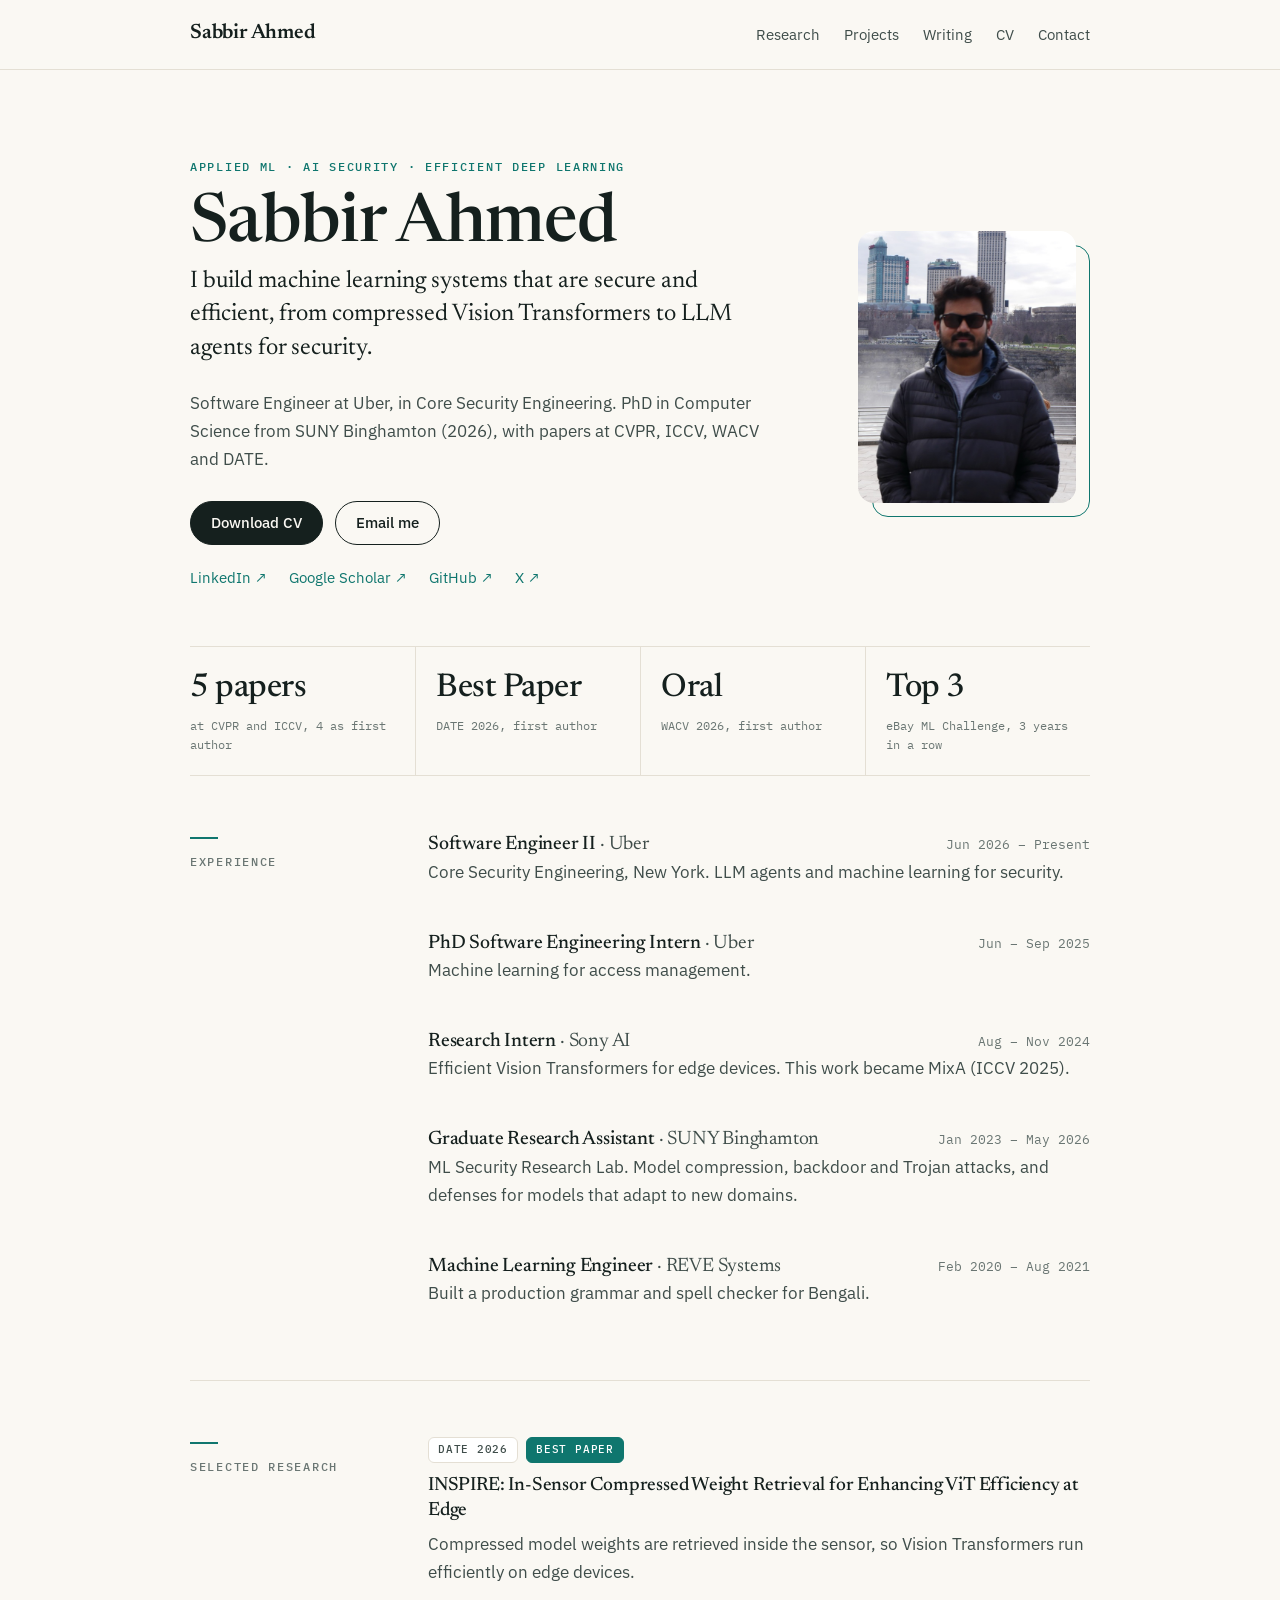
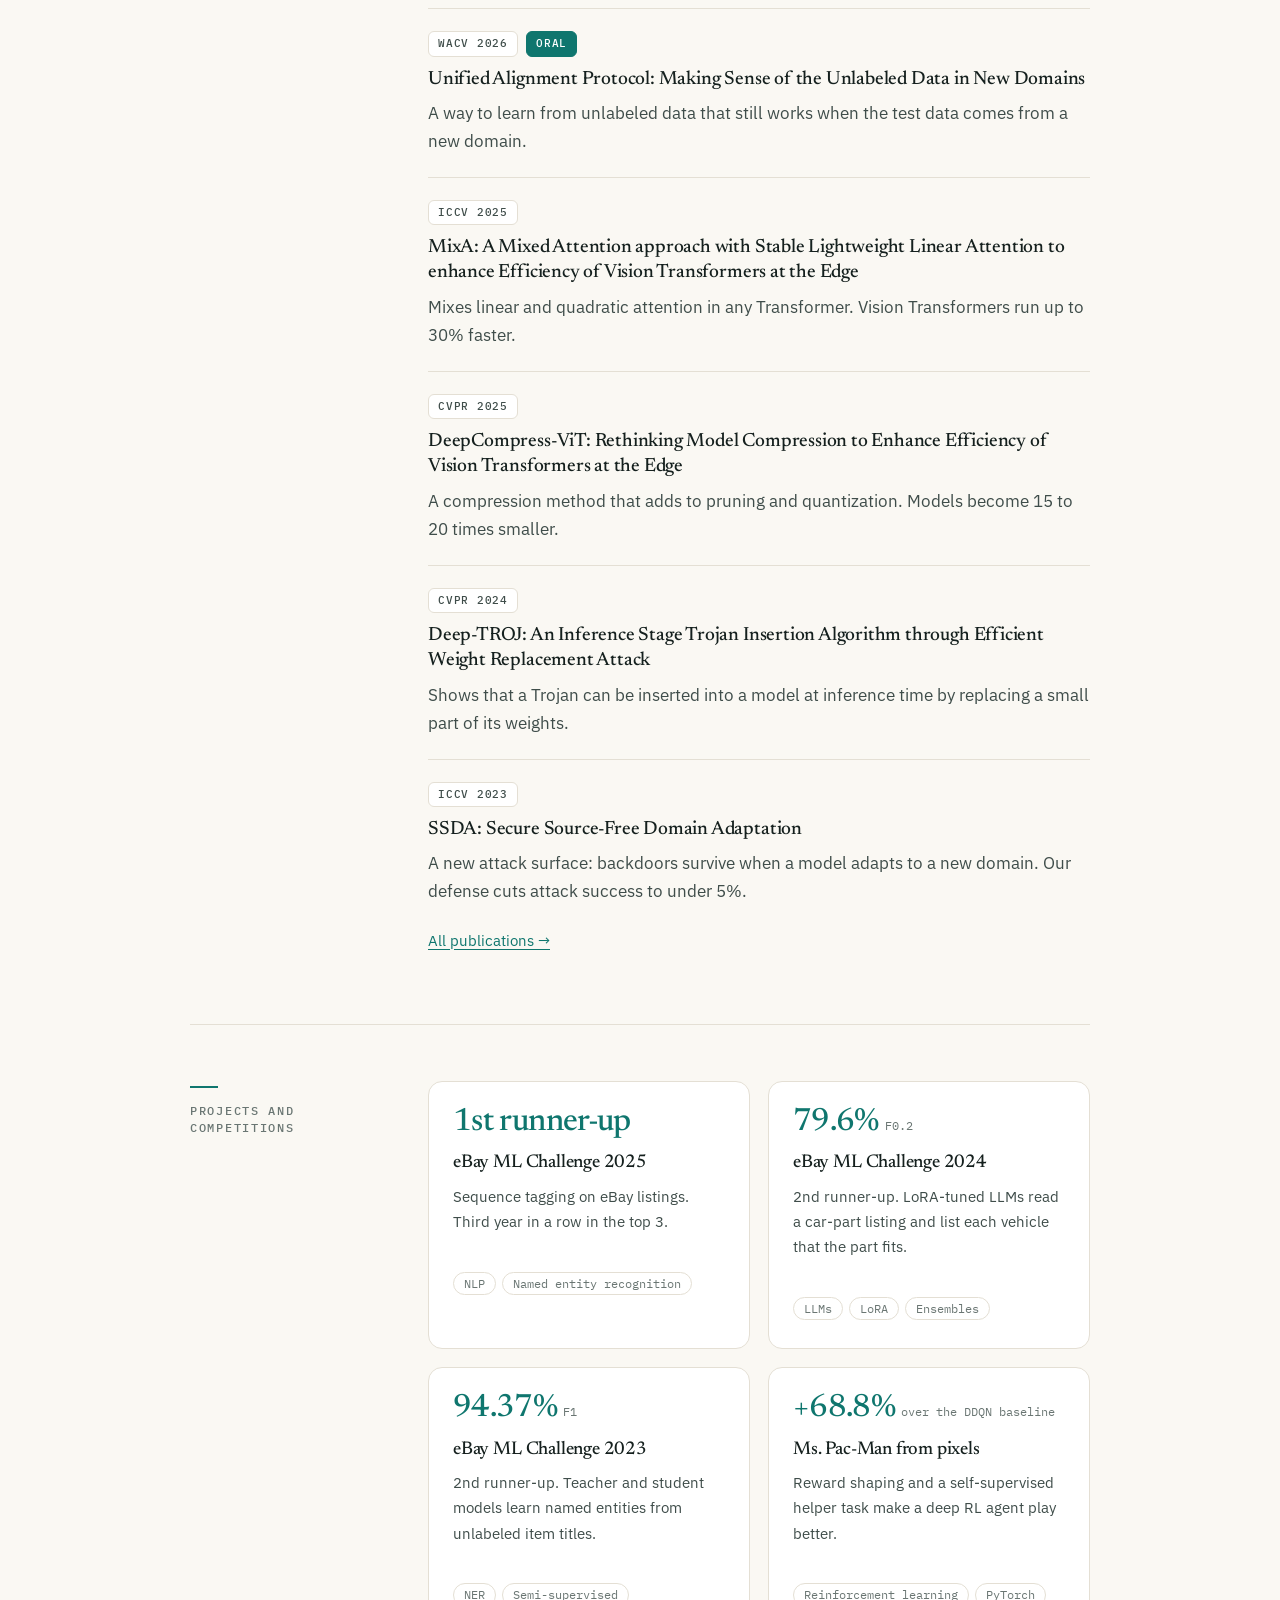
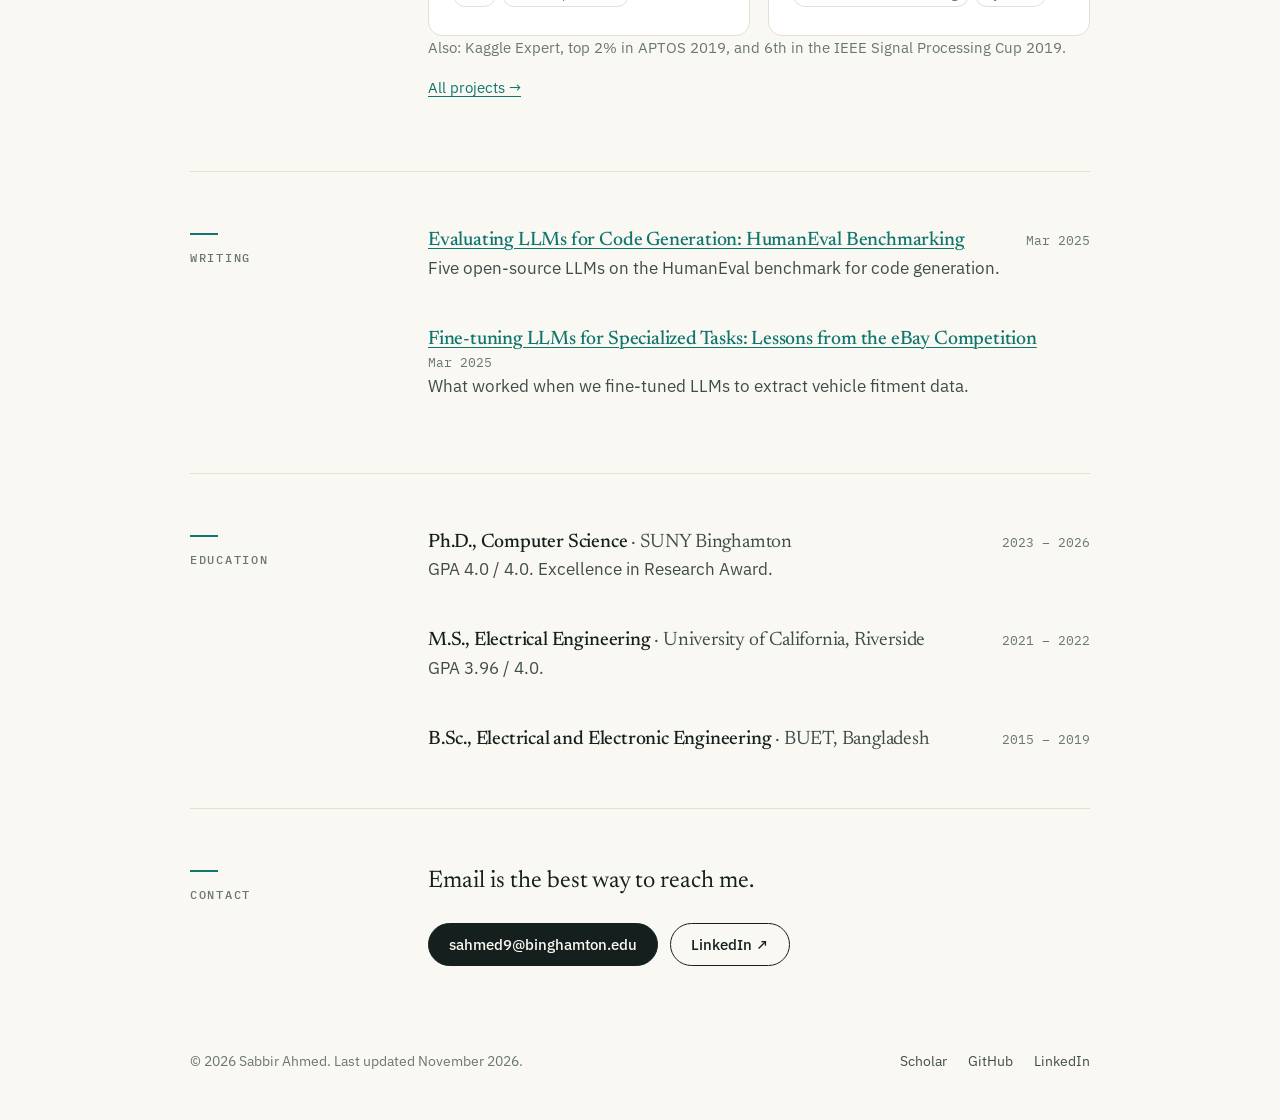
<file: index.html>
<!DOCTYPE html>
<html lang="en" class="sa">
<head>
    <meta charset="utf-8">
    <meta name="viewport" content="width=device-width, initial-scale=1">
    <title>Sabbir Ahmed | Secure and Efficient Machine Learning</title>
    <meta name="description" content="Sabbir Ahmed is a Software Engineer at Uber working on LLM agents and machine learning for security. PhD in Computer Science. First-author papers at CVPR, ICCV and WACV on secure and efficient deep learning.">
    <meta name="author" content="Sabbir Ahmed">
    <link rel="canonical" href="https://sabbiracoustic1006.github.io/">

    <!-- Preview card for LinkedIn, X, Slack and iMessage -->
    <meta property="og:type" content="profile">
    <meta property="og:site_name" content="Sabbir Ahmed">
    <meta property="og:title" content="Sabbir Ahmed | Secure and Efficient Machine Learning">
    <meta property="og:description" content="Software Engineer at Uber. PhD in Computer Science. Papers at CVPR, ICCV and WACV on secure and efficient deep learning.">
    <meta property="og:url" content="https://sabbiracoustic1006.github.io/">
    <meta property="og:image" content="https://sabbiracoustic1006.github.io/assets/img_misc/share-card.png">
    <meta name="twitter:card" content="summary_large_image">

    <link rel="icon" href="/favicon.svg" type="image/svg+xml">
    <link rel="preconnect" href="https://fonts.googleapis.com">
    <link rel="preconnect" href="https://fonts.gstatic.com" crossorigin>
    <link rel="stylesheet" href="https://fonts.googleapis.com/css2?family=IBM+Plex+Mono:wght@400;500&family=IBM+Plex+Sans:wght@400;500;600&family=Newsreader:opsz,wght@6..72,400;6..72,500;6..72,600&display=swap">
    <link rel="stylesheet" href="/assets/styles/site.css">

    <!-- Tells Google who this page is about -->
    <script type="application/ld+json">
    {
      "@context": "https://schema.org",
      "@type": "Person",
      "name": "Sabbir Ahmed",
      "url": "https://sabbiracoustic1006.github.io/",
      "image": "https://sabbiracoustic1006.github.io/assets/img_people/sabbir.jpg",
      "jobTitle": "Software Engineer",
      "worksFor": { "@type": "Organization", "name": "Uber" },
      "alumniOf": [
        { "@type": "CollegeOrUniversity", "name": "State University of New York at Binghamton" },
        { "@type": "CollegeOrUniversity", "name": "University of California, Riverside" },
        { "@type": "CollegeOrUniversity", "name": "Bangladesh University of Engineering and Technology" }
      ],
      "knowsAbout": ["Machine learning", "AI security", "Model compression", "Vision Transformers", "Large language models"],
      "sameAs": [
        "https://scholar.google.com/citations?user=TVcMzOAAAAAJ&hl=en",
        "https://www.linkedin.com/in/sabbirahmed1006/",
        "https://github.com/sabbiracoustic1006",
        "https://x.com/Sahmed9Ahmed"
      ]
    }
    </script>
</head>

<body>
<a class="sa-skip" href="#main">Skip to content</a>

<header class="sa-header">
    <div class="sa-wrap">
        <a class="sa-brand" href="/" aria-current="page">Sabbir Ahmed</a>
        <nav class="sa-nav" aria-label="Main">
            <a href="/publications/">Research</a>
            <a href="/projects/">Projects</a>
            <a href="/blogs/">Writing</a>
            <a href="/assets/cv/Sabbir_CV.pdf">CV</a>
            <a href="mailto:sahmed9@binghamton.edu">Contact</a>
        </nav>
    </div>
</header>

<main id="main" class="sa-wrap">

    <!-- 1. Who I am, in one screen ------------------------------------------- -->
    <section class="hero" aria-label="Introduction">
        <div class="rise">
            <p class="eyebrow">Applied ML &middot; AI security &middot; Efficient deep learning</p>
            <h1>Sabbir Ahmed</h1>
            <p class="lede">I build machine learning systems that are secure and efficient, from compressed Vision Transformers to LLM agents for security.</p>
            <p class="now">Software Engineer at Uber, in Core Security Engineering. PhD in Computer Science from SUNY Binghamton (2026), with papers at CVPR, ICCV, WACV and DATE.</p>
            <div class="actions">
                <a class="btn btn-primary" href="/assets/cv/Sabbir_CV.pdf">Download CV</a>
                <a class="btn" href="mailto:sahmed9@binghamton.edu">Email me</a>
            </div>
            <ul class="links">
                <li><a href="https://www.linkedin.com/in/sabbirahmed1006/" target="_blank" rel="noopener">LinkedIn &nearr;</a></li>
                <li><a href="https://scholar.google.com/citations?user=TVcMzOAAAAAJ&hl=en" target="_blank" rel="noopener">Google Scholar &nearr;</a></li>
                <li><a href="https://github.com/sabbiracoustic1006" target="_blank" rel="noopener">GitHub &nearr;</a></li>
                <li><a href="https://x.com/Sahmed9Ahmed" target="_blank" rel="noopener">X &nearr;</a></li>
            </ul>
        </div>
        <figure class="portrait rise rise-2">
            <img src="/assets/img_people/sabbir.jpg" width="800" height="1088" alt="Portrait of Sabbir Ahmed">
        </figure>
    </section>

    <!-- 2. Proof, as four facts ------------------------------------------------ -->
    <ul class="proof rise rise-3" aria-label="Highlights">
        <li><b>5 papers</b><span>at CVPR and ICCV, 4 as first author</span></li>
        <li><b>Best Paper</b><span>DATE 2026, first author</span></li>
        <li><b>Oral</b><span>WACV 2026, first author</span></li>
        <li><b>Top 3</b><span>eBay ML Challenge, 3 years in a row</span></li>
    </ul>

    <!-- 3. Experience ------------------------------------------------------------ -->
    <section class="section" id="experience">
        <h2>Experience</h2>
        <ol class="rows">
            <li class="row">
                <div class="row-head">
                    <h3>Software Engineer II <span class="org">&middot; Uber</span></h3>
                    <span class="when">Jun 2026 &ndash; Present</span>
                </div>
                <p>Core Security Engineering, New York. LLM agents and machine learning for security.</p>
            </li>
            <li class="row">
                <div class="row-head">
                    <h3>PhD Software Engineering Intern <span class="org">&middot; Uber</span></h3>
                    <span class="when">Jun &ndash; Sep 2025</span>
                </div>
                <p>Machine learning for access management.</p>
            </li>
            <li class="row">
                <div class="row-head">
                    <h3>Research Intern <span class="org">&middot; Sony AI</span></h3>
                    <span class="when">Aug &ndash; Nov 2024</span>
                </div>
                <p>Efficient Vision Transformers for edge devices. This work became MixA (ICCV 2025).</p>
            </li>
            <li class="row">
                <div class="row-head">
                    <h3>Graduate Research Assistant <span class="org">&middot; SUNY Binghamton</span></h3>
                    <span class="when">Jan 2023 &ndash; May 2026</span>
                </div>
                <p>ML Security Research Lab. Model compression, backdoor and Trojan attacks, and defenses for models that adapt to new domains.</p>
            </li>
            <li class="row">
                <div class="row-head">
                    <h3>Machine Learning Engineer <span class="org">&middot; REVE Systems</span></h3>
                    <span class="when">Feb 2020 &ndash; Aug 2021</span>
                </div>
                <p>Built a production grammar and spell checker for Bengali.</p>
            </li>
        </ol>
    </section>

    <!-- 4. Selected research ----------------------------------------------------- -->
    <section class="section" id="research">
        <h2>Selected research</h2>
        <div>
            <ol class="papers">
                <li class="paper">
                    <div class="tags"><span class="tag">DATE 2026</span><span class="tag tag-award">Best Paper</span></div>
                    <h3>INSPIRE: In-Sensor Compressed Weight Retrieval for Enhancing ViT Efficiency at Edge</h3>
                    <p class="sum">Compressed model weights are retrieved inside the sensor, so Vision Transformers run efficiently on edge devices.</p>
                </li>
                <li class="paper">
                    <div class="tags"><span class="tag">WACV 2026</span><span class="tag tag-award">Oral</span></div>
                    <h3><a href="https://openaccess.thecvf.com/content/WACV2026/html/Ahmed_Unified_Alignment_Protocol_Making_Sense_of_the_Unlabeled_Data_in_WACV_2026_paper.html" target="_blank" rel="noopener">Unified Alignment Protocol: Making Sense of the Unlabeled Data in New Domains</a></h3>
                    <p class="sum">A way to learn from unlabeled data that still works when the test data comes from a new domain.</p>
                </li>
                <li class="paper">
                    <div class="tags"><span class="tag">ICCV 2025</span></div>
                    <h3><a href="https://openaccess.thecvf.com/content/ICCV2025/html/Ahmed_MixA_A_Mixed_Attention_approach_with_Stable_Lightweight_Linear_Attention_ICCV_2025_paper.html" target="_blank" rel="noopener">MixA: A Mixed Attention approach with Stable Lightweight Linear Attention to enhance Efficiency of Vision Transformers at the Edge</a></h3>
                    <p class="sum">Mixes linear and quadratic attention in any Transformer. Vision Transformers run up to 30% faster.</p>
                </li>
                <li class="paper">
                    <div class="tags"><span class="tag">CVPR 2025</span></div>
                    <h3><a href="https://openaccess.thecvf.com/content/CVPR2025/html/Ahmed_DeepCompress-ViT_Rethinking_Model_Compression_to_Enhance_Efficiency_of_Vision_Transformers_CVPR_2025_paper.html" target="_blank" rel="noopener">DeepCompress-ViT: Rethinking Model Compression to Enhance Efficiency of Vision Transformers at the Edge</a></h3>
                    <p class="sum">A compression method that adds to pruning and quantization. Models become 15 to 20 times smaller.</p>
                </li>
                <li class="paper">
                    <div class="tags"><span class="tag">CVPR 2024</span></div>
                    <h3><a href="https://openaccess.thecvf.com/content/CVPR2024/html/Ahmed_Deep-TROJ_An_Inference_Stage_Trojan_Insertion_Algorithm_through_Efficient_Weight_CVPR_2024_paper.html" target="_blank" rel="noopener">Deep-TROJ: An Inference Stage Trojan Insertion Algorithm through Efficient Weight Replacement Attack</a></h3>
                    <p class="sum">Shows that a Trojan can be inserted into a model at inference time by replacing a small part of its weights.</p>
                </li>
                <li class="paper">
                    <div class="tags"><span class="tag">ICCV 2023</span></div>
                    <h3><a href="https://openaccess.thecvf.com/content/ICCV2023/html/Ahmed_SSDA_Secure_Source-Free_Domain_Adaptation_ICCV_2023_paper.html" target="_blank" rel="noopener">SSDA: Secure Source-Free Domain Adaptation</a></h3>
                    <p class="sum">A new attack surface: backdoors survive when a model adapts to a new domain. Our defense cuts attack success to under 5%.</p>
                </li>
            </ol>
            <p class="more"><a href="/publications/">All publications &rarr;</a></p>
        </div>
    </section>

    <!-- 5. Projects and competitions ------------------------------------------- -->
    <section class="section" id="projects">
        <h2>Projects and competitions</h2>
        <div>
            <div class="cards">
                <article class="card">
                    <p class="metric">1st runner-up</p>
                    <h3>eBay ML Challenge 2025</h3>
                    <p>Sequence tagging on eBay listings. Third year in a row in the top 3.</p>
                    <ul class="chips"><li class="chip">NLP</li><li class="chip">Named entity recognition</li></ul>
                </article>
                <article class="card">
                    <p class="metric">79.6%<small>F0.2</small></p>
                    <h3><a href="/projects/">eBay ML Challenge 2024</a></h3>
                    <p>2nd runner-up. LoRA-tuned LLMs read a car-part listing and list each vehicle that the part fits.</p>
                    <ul class="chips"><li class="chip">LLMs</li><li class="chip">LoRA</li><li class="chip">Ensembles</li></ul>
                </article>
                <article class="card">
                    <p class="metric">94.37%<small>F1</small></p>
                    <h3><a href="/projects/">eBay ML Challenge 2023</a></h3>
                    <p>2nd runner-up. Teacher and student models learn named entities from unlabeled item titles.</p>
                    <ul class="chips"><li class="chip">NER</li><li class="chip">Semi-supervised</li></ul>
                </article>
                <article class="card">
                    <p class="metric">+68.8%<small>over the DDQN baseline</small></p>
                    <h3><a href="/projects/ms-pacman-rl/">Ms. Pac-Man from pixels</a></h3>
                    <p>Reward shaping and a self-supervised helper task make a deep RL agent play better.</p>
                    <ul class="chips"><li class="chip">Reinforcement learning</li><li class="chip">PyTorch</li></ul>
                </article>
            </div>
            <p class="note">Also: Kaggle Expert, top 2% in APTOS 2019, and 6th in the IEEE Signal Processing Cup 2019.</p>
            <p class="more"><a href="/projects/">All projects &rarr;</a></p>
        </div>
    </section>

    <!-- 6. Writing ------------------------------------------------------------- -->
    <section class="section" id="writing">
        <h2>Writing</h2>
        <ol class="rows">
            <li class="row">
                <div class="row-head">
                    <h3><a href="/blogs/human-eval.html">Evaluating LLMs for Code Generation: HumanEval Benchmarking</a></h3>
                    <span class="when">Mar 2025</span>
                </div>
                <p>Five open-source LLMs on the HumanEval benchmark for code generation.</p>
            </li>
            <li class="row">
                <div class="row-head">
                    <h3><a href="/blogs/fine-tuning-llms.html">Fine-tuning LLMs for Specialized Tasks: Lessons from the eBay Competition</a></h3>
                    <span class="when">Mar 2025</span>
                </div>
                <p>What worked when we fine-tuned LLMs to extract vehicle fitment data.</p>
            </li>
        </ol>
    </section>

    <!-- 7. Education ------------------------------------------------------------- -->
    <section class="section" id="education">
        <h2>Education</h2>
        <ol class="rows">
            <li class="row">
                <div class="row-head">
                    <h3>Ph.D., Computer Science <span class="org">&middot; SUNY Binghamton</span></h3>
                    <span class="when">2023 &ndash; 2026</span>
                </div>
                <p>GPA 4.0 / 4.0. Excellence in Research Award.</p>
            </li>
            <li class="row">
                <div class="row-head">
                    <h3>M.S., Electrical Engineering <span class="org">&middot; University of California, Riverside</span></h3>
                    <span class="when">2021 &ndash; 2022</span>
                </div>
                <p>GPA 3.96 / 4.0.</p>
            </li>
            <li class="row">
                <div class="row-head">
                    <h3>B.Sc., Electrical and Electronic Engineering <span class="org">&middot; BUET, Bangladesh</span></h3>
                    <span class="when">2015 &ndash; 2019</span>
                </div>
            </li>
        </ol>
    </section>

    <!-- 8. Contact --------------------------------------------------------------- -->
    <section class="section" id="contact">
        <h2>Contact</h2>
        <div>
            <p class="contact-line">Email is the best way to reach me.</p>
            <div class="actions">
                <a class="btn btn-primary" href="mailto:sahmed9@binghamton.edu">sahmed9@binghamton.edu</a>
                <a class="btn" href="https://www.linkedin.com/in/sabbirahmed1006/" target="_blank" rel="noopener">LinkedIn &nearr;</a>
            </div>
        </div>
    </section>

</main>

<footer class="sa-footer">
    <div class="sa-wrap">
        <span>&copy; 2026 Sabbir Ahmed. Last updated November 2026.</span>
        <span>
            <a href="https://scholar.google.com/citations?user=TVcMzOAAAAAJ&hl=en" target="_blank" rel="noopener">Scholar</a>
            <a href="https://github.com/sabbiracoustic1006" target="_blank" rel="noopener">GitHub</a>
            <a href="https://www.linkedin.com/in/sabbirahmed1006/" target="_blank" rel="noopener">LinkedIn</a>
        </span>
    </div>
</footer>

</body>
</html>
</file>
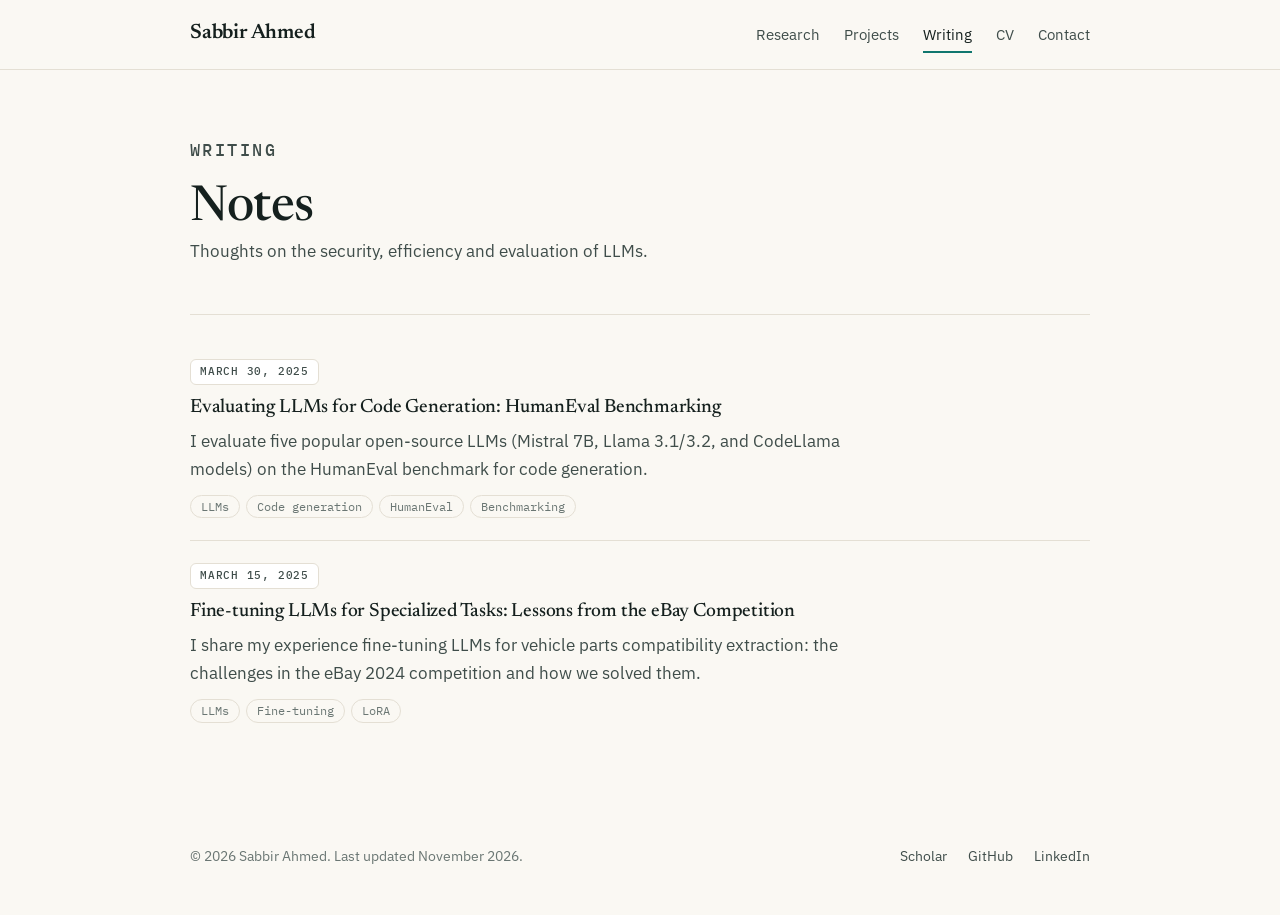
<file: blogs/index.html>
<!DOCTYPE html>
<html lang="en" class="sa">
<head>
    <meta charset="utf-8">
    <meta name="viewport" content="width=device-width, initial-scale=1">
    <title>Writing | Sabbir Ahmed</title>
    <meta name="description" content="Notes by Sabbir Ahmed on the security, efficiency and evaluation of large language models.">
    <link rel="canonical" href="https://sabbiracoustic1006.github.io/blogs/">
    <meta property="og:title" content="Writing | Sabbir Ahmed">
    <meta property="og:description" content="Notes on the security, efficiency and evaluation of large language models.">
    <meta property="og:image" content="https://sabbiracoustic1006.github.io/assets/img_misc/share-card.png">
    <meta name="twitter:card" content="summary_large_image">
    <link rel="icon" href="/favicon.svg" type="image/svg+xml">
    <link rel="preconnect" href="https://fonts.googleapis.com">
    <link rel="preconnect" href="https://fonts.gstatic.com" crossorigin>
    <link rel="stylesheet" href="https://fonts.googleapis.com/css2?family=IBM+Plex+Mono:wght@400;500&family=IBM+Plex+Sans:wght@400;500;600&family=Newsreader:opsz,wght@6..72,400;6..72,500;6..72,600&display=swap">
    <link rel="stylesheet" href="/assets/styles/site.css">
</head>

<body>
<a class="sa-skip" href="#main">Skip to content</a>

<header class="sa-header">
    <div class="sa-wrap">
        <a class="sa-brand" href="/">Sabbir Ahmed</a>
        <nav class="sa-nav" aria-label="Main">
            <a href="/publications/">Research</a>
            <a href="/projects/">Projects</a>
            <a href="/blogs/" aria-current="page">Writing</a>
            <a href="/assets/cv/Sabbir_CV.pdf">CV</a>
            <a href="mailto:sahmed9@binghamton.edu">Contact</a>
        </nav>
    </div>
</header>

<main id="main" class="sa-wrap">

    <div class="page-head">
        <p class="eyebrow">Writing</p>
        <h1>Notes</h1>
        <p>Thoughts on the security, efficiency and evaluation of LLMs.</p>
    </div>

    <div class="page-body">
        <ol class="papers">
            <li class="paper">
                <div class="tags"><span class="tag">March 30, 2025</span></div>
                <h3><a href="/blogs/human-eval.html">Evaluating LLMs for Code Generation: HumanEval Benchmarking</a></h3>
                <p class="sum">I evaluate five popular open-source LLMs (Mistral 7B, Llama 3.1/3.2, and CodeLlama models) on the HumanEval benchmark for code generation.</p>
                <ul class="chips"><li class="chip">LLMs</li><li class="chip">Code generation</li><li class="chip">HumanEval</li><li class="chip">Benchmarking</li></ul>
            </li>
            <li class="paper">
                <div class="tags"><span class="tag">March 15, 2025</span></div>
                <h3><a href="/blogs/fine-tuning-llms.html">Fine-tuning LLMs for Specialized Tasks: Lessons from the eBay Competition</a></h3>
                <p class="sum">I share my experience fine-tuning LLMs for vehicle parts compatibility extraction: the challenges in the eBay 2024 competition and how we solved them.</p>
                <ul class="chips"><li class="chip">LLMs</li><li class="chip">Fine-tuning</li><li class="chip">LoRA</li></ul>
            </li>
        </ol>
    </div>

</main>

<footer class="sa-footer">
    <div class="sa-wrap">
        <span>&copy; 2026 Sabbir Ahmed. Last updated November 2026.</span>
        <span>
            <a href="https://scholar.google.com/citations?user=TVcMzOAAAAAJ&hl=en" target="_blank" rel="noopener">Scholar</a>
            <a href="https://github.com/sabbiracoustic1006" target="_blank" rel="noopener">GitHub</a>
            <a href="https://www.linkedin.com/in/sabbirahmed1006/" target="_blank" rel="noopener">LinkedIn</a>
        </span>
    </div>
</footer>

</body>
</html>
</file>
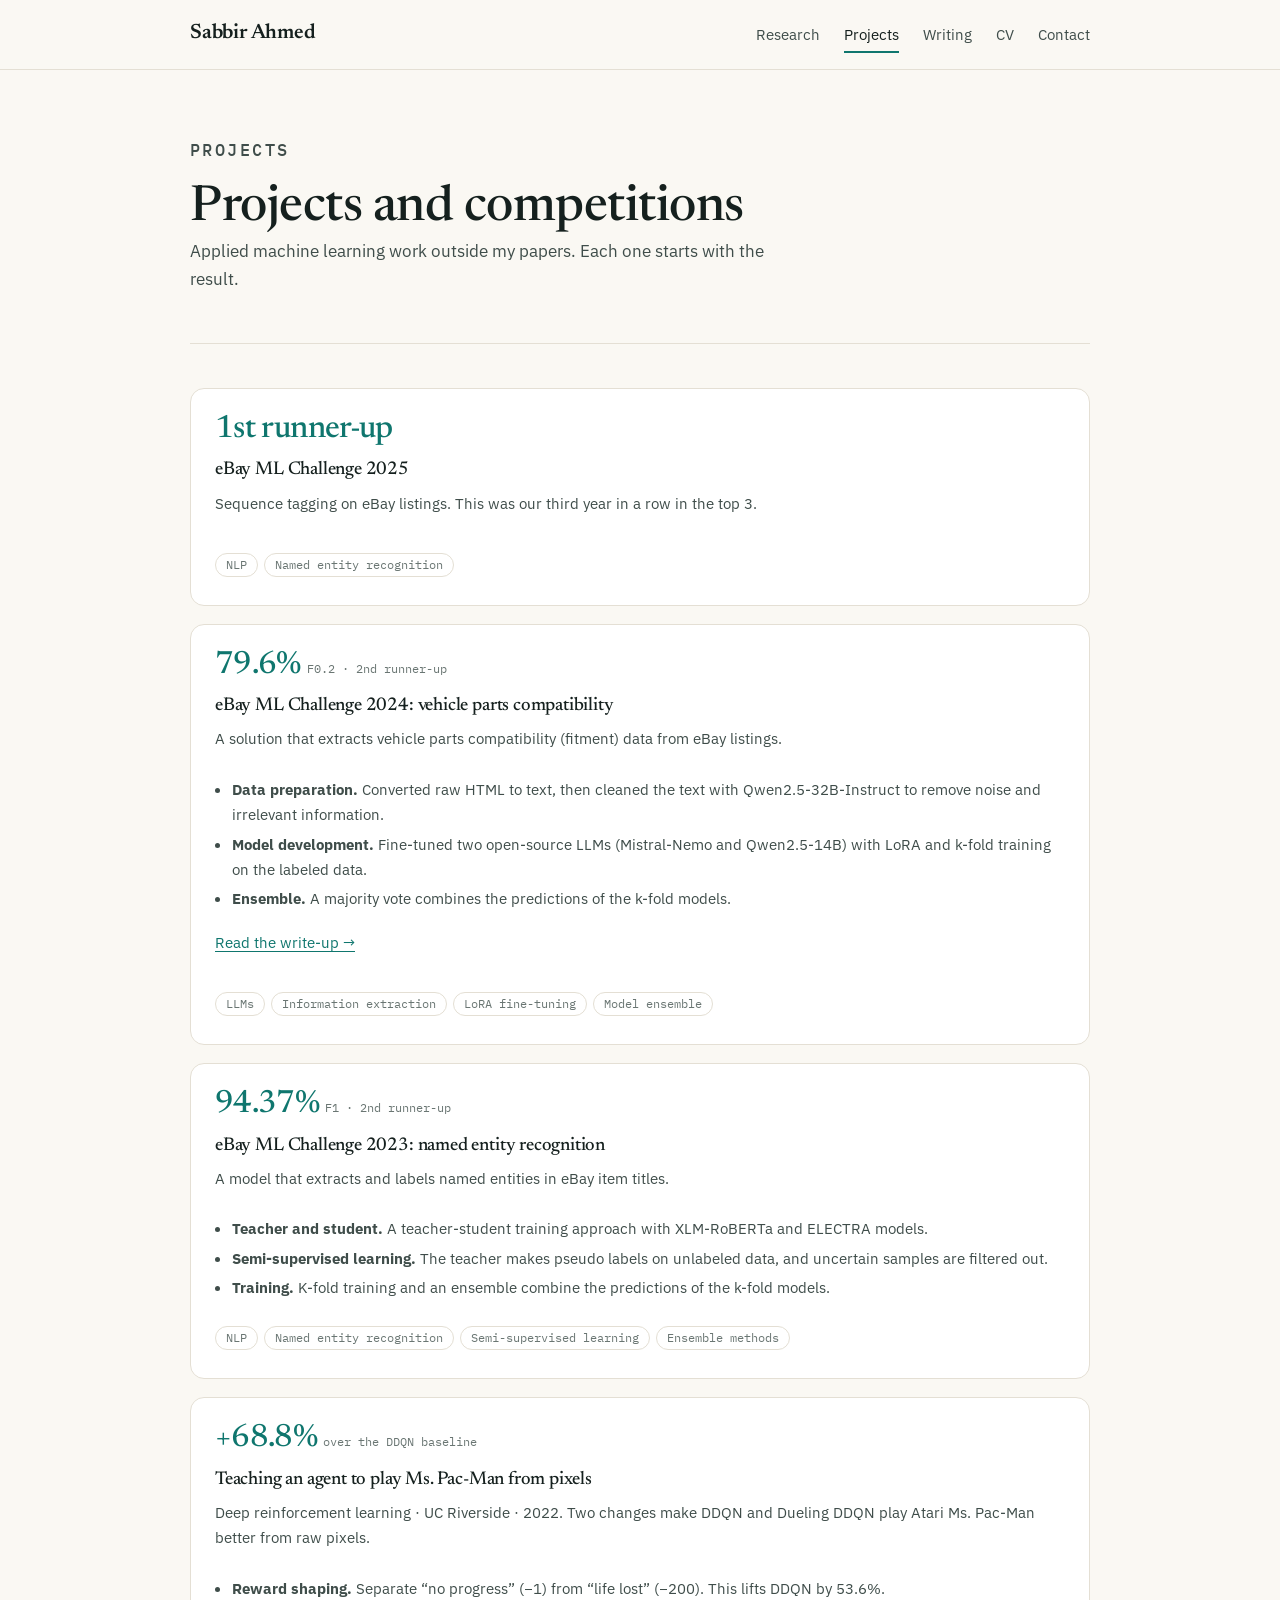
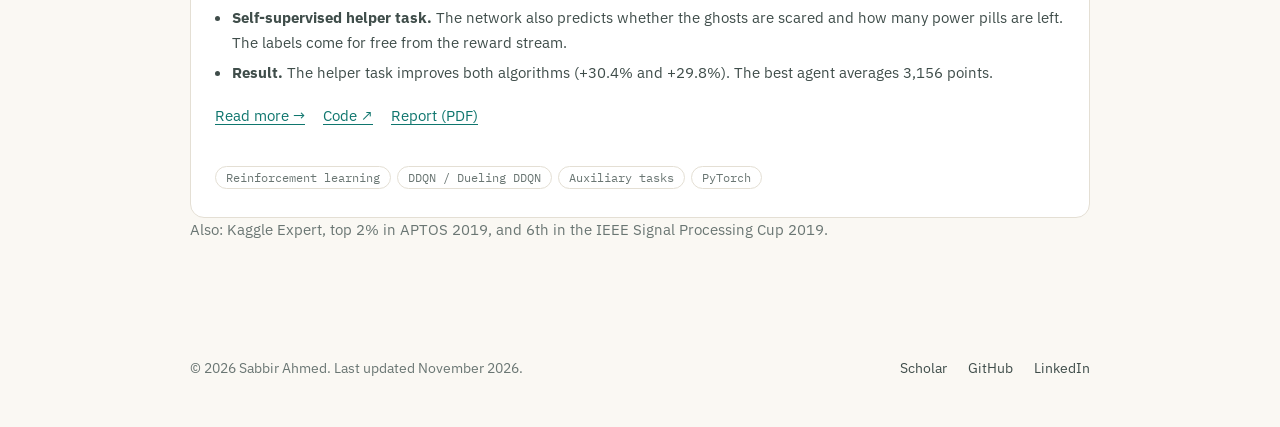
<file: projects/index.html>
<!DOCTYPE html>
<html lang="en" class="sa">
<head>
    <meta charset="utf-8">
    <meta name="viewport" content="width=device-width, initial-scale=1">
    <title>Projects and Competitions | Sabbir Ahmed</title>
    <meta name="description" content="Machine learning projects by Sabbir Ahmed: three top-3 finishes in the eBay ML Challenge, LLM fine-tuning, named entity recognition and deep reinforcement learning.">
    <link rel="canonical" href="https://sabbiracoustic1006.github.io/projects/">
    <meta property="og:title" content="Projects and Competitions | Sabbir Ahmed">
    <meta property="og:description" content="eBay ML Challenge top 3 in three years, LLM fine-tuning, NER and deep reinforcement learning.">
    <meta property="og:image" content="https://sabbiracoustic1006.github.io/assets/img_misc/share-card.png">
    <meta name="twitter:card" content="summary_large_image">
    <link rel="icon" href="/favicon.svg" type="image/svg+xml">
    <link rel="preconnect" href="https://fonts.googleapis.com">
    <link rel="preconnect" href="https://fonts.gstatic.com" crossorigin>
    <link rel="stylesheet" href="https://fonts.googleapis.com/css2?family=IBM+Plex+Mono:wght@400;500&family=IBM+Plex+Sans:wght@400;500;600&family=Newsreader:opsz,wght@6..72,400;6..72,500;6..72,600&display=swap">
    <link rel="stylesheet" href="/assets/styles/site.css">
</head>

<body>
<a class="sa-skip" href="#main">Skip to content</a>

<header class="sa-header">
    <div class="sa-wrap">
        <a class="sa-brand" href="/">Sabbir Ahmed</a>
        <nav class="sa-nav" aria-label="Main">
            <a href="/publications/">Research</a>
            <a href="/projects/" aria-current="page">Projects</a>
            <a href="/blogs/">Writing</a>
            <a href="/assets/cv/Sabbir_CV.pdf">CV</a>
            <a href="mailto:sahmed9@binghamton.edu">Contact</a>
        </nav>
    </div>
</header>

<main id="main" class="sa-wrap">

    <div class="page-head">
        <p class="eyebrow">Projects</p>
        <h1>Projects and competitions</h1>
        <p>Applied machine learning work outside my papers. Each one starts with the result.</p>
    </div>

    <div class="page-body">
        <div class="cards wide">

            <article class="card">
                <p class="metric">1st runner-up</p>
                <h3>eBay ML Challenge 2025</h3>
                <p>Sequence tagging on eBay listings. This was our third year in a row in the top 3.</p>
                <ul class="chips"><li class="chip">NLP</li><li class="chip">Named entity recognition</li></ul>
            </article>

            <article class="card">
                <p class="metric">79.6%<small>F0.2 &middot; 2nd runner-up</small></p>
                <h3>eBay ML Challenge 2024: vehicle parts compatibility</h3>
                <p>A solution that extracts vehicle parts compatibility (fitment) data from eBay listings.</p>
                <ul>
                    <li><strong>Data preparation.</strong> Converted raw HTML to text, then cleaned the text with Qwen2.5-32B-Instruct to remove noise and irrelevant information.</li>
                    <li><strong>Model development.</strong> Fine-tuned two open-source LLMs (Mistral-Nemo and Qwen2.5-14B) with LoRA and k-fold training on the labeled data.</li>
                    <li><strong>Ensemble.</strong> A majority vote combines the predictions of the k-fold models.</li>
                </ul>
                <p class="plinks"><a href="/blogs/fine-tuning-llms.html">Read the write-up &rarr;</a></p>
                <ul class="chips"><li class="chip">LLMs</li><li class="chip">Information extraction</li><li class="chip">LoRA fine-tuning</li><li class="chip">Model ensemble</li></ul>
            </article>

            <article class="card">
                <p class="metric">94.37%<small>F1 &middot; 2nd runner-up</small></p>
                <h3>eBay ML Challenge 2023: named entity recognition</h3>
                <p>A model that extracts and labels named entities in eBay item titles.</p>
                <ul>
                    <li><strong>Teacher and student.</strong> A teacher-student training approach with XLM-RoBERTa and ELECTRA models.</li>
                    <li><strong>Semi-supervised learning.</strong> The teacher makes pseudo labels on unlabeled data, and uncertain samples are filtered out.</li>
                    <li><strong>Training.</strong> K-fold training and an ensemble combine the predictions of the k-fold models.</li>
                </ul>
                <ul class="chips"><li class="chip">NLP</li><li class="chip">Named entity recognition</li><li class="chip">Semi-supervised learning</li><li class="chip">Ensemble methods</li></ul>
            </article>

            <article class="card">
                <p class="metric">+68.8%<small>over the DDQN baseline</small></p>
                <h3><a href="/projects/ms-pacman-rl/">Teaching an agent to play Ms. Pac-Man from pixels</a></h3>
                <p>Deep reinforcement learning &middot; UC Riverside &middot; 2022. Two changes make DDQN and Dueling DDQN play Atari Ms. Pac-Man better from raw pixels.</p>
                <ul>
                    <li><strong>Reward shaping.</strong> Separate &ldquo;no progress&rdquo; (&minus;1) from &ldquo;life lost&rdquo; (&minus;200). This lifts DDQN by 53.6%.</li>
                    <li><strong>Self-supervised helper task.</strong> The network also predicts whether the ghosts are scared and how many power pills are left. The labels come for free from the reward stream.</li>
                    <li><strong>Result.</strong> The helper task improves both algorithms (+30.4% and +29.8%). The best agent averages 3,156 points.</li>
                </ul>
                <p class="plinks">
                    <a href="/projects/ms-pacman-rl/">Read more &rarr;</a>
                    <a href="https://github.com/sabbiracoustic1006/sabbiracoustic1006.github.io/tree/main/projects/ms-pacman-rl/code" target="_blank" rel="noopener">Code &nearr;</a>
                    <a href="/projects/ms-pacman-rl/report.pdf" target="_blank">Report (PDF)</a>
                </p>
                <ul class="chips"><li class="chip">Reinforcement learning</li><li class="chip">DDQN / Dueling DDQN</li><li class="chip">Auxiliary tasks</li><li class="chip">PyTorch</li></ul>
            </article>

        </div>
        <p class="note">Also: Kaggle Expert, top 2% in APTOS 2019, and 6th in the IEEE Signal Processing Cup 2019.</p>
    </div>

</main>

<footer class="sa-footer">
    <div class="sa-wrap">
        <span>&copy; 2026 Sabbir Ahmed. Last updated November 2026.</span>
        <span>
            <a href="https://scholar.google.com/citations?user=TVcMzOAAAAAJ&hl=en" target="_blank" rel="noopener">Scholar</a>
            <a href="https://github.com/sabbiracoustic1006" target="_blank" rel="noopener">GitHub</a>
            <a href="https://www.linkedin.com/in/sabbirahmed1006/" target="_blank" rel="noopener">LinkedIn</a>
        </span>
    </div>
</footer>

</body>
</html>
</file>
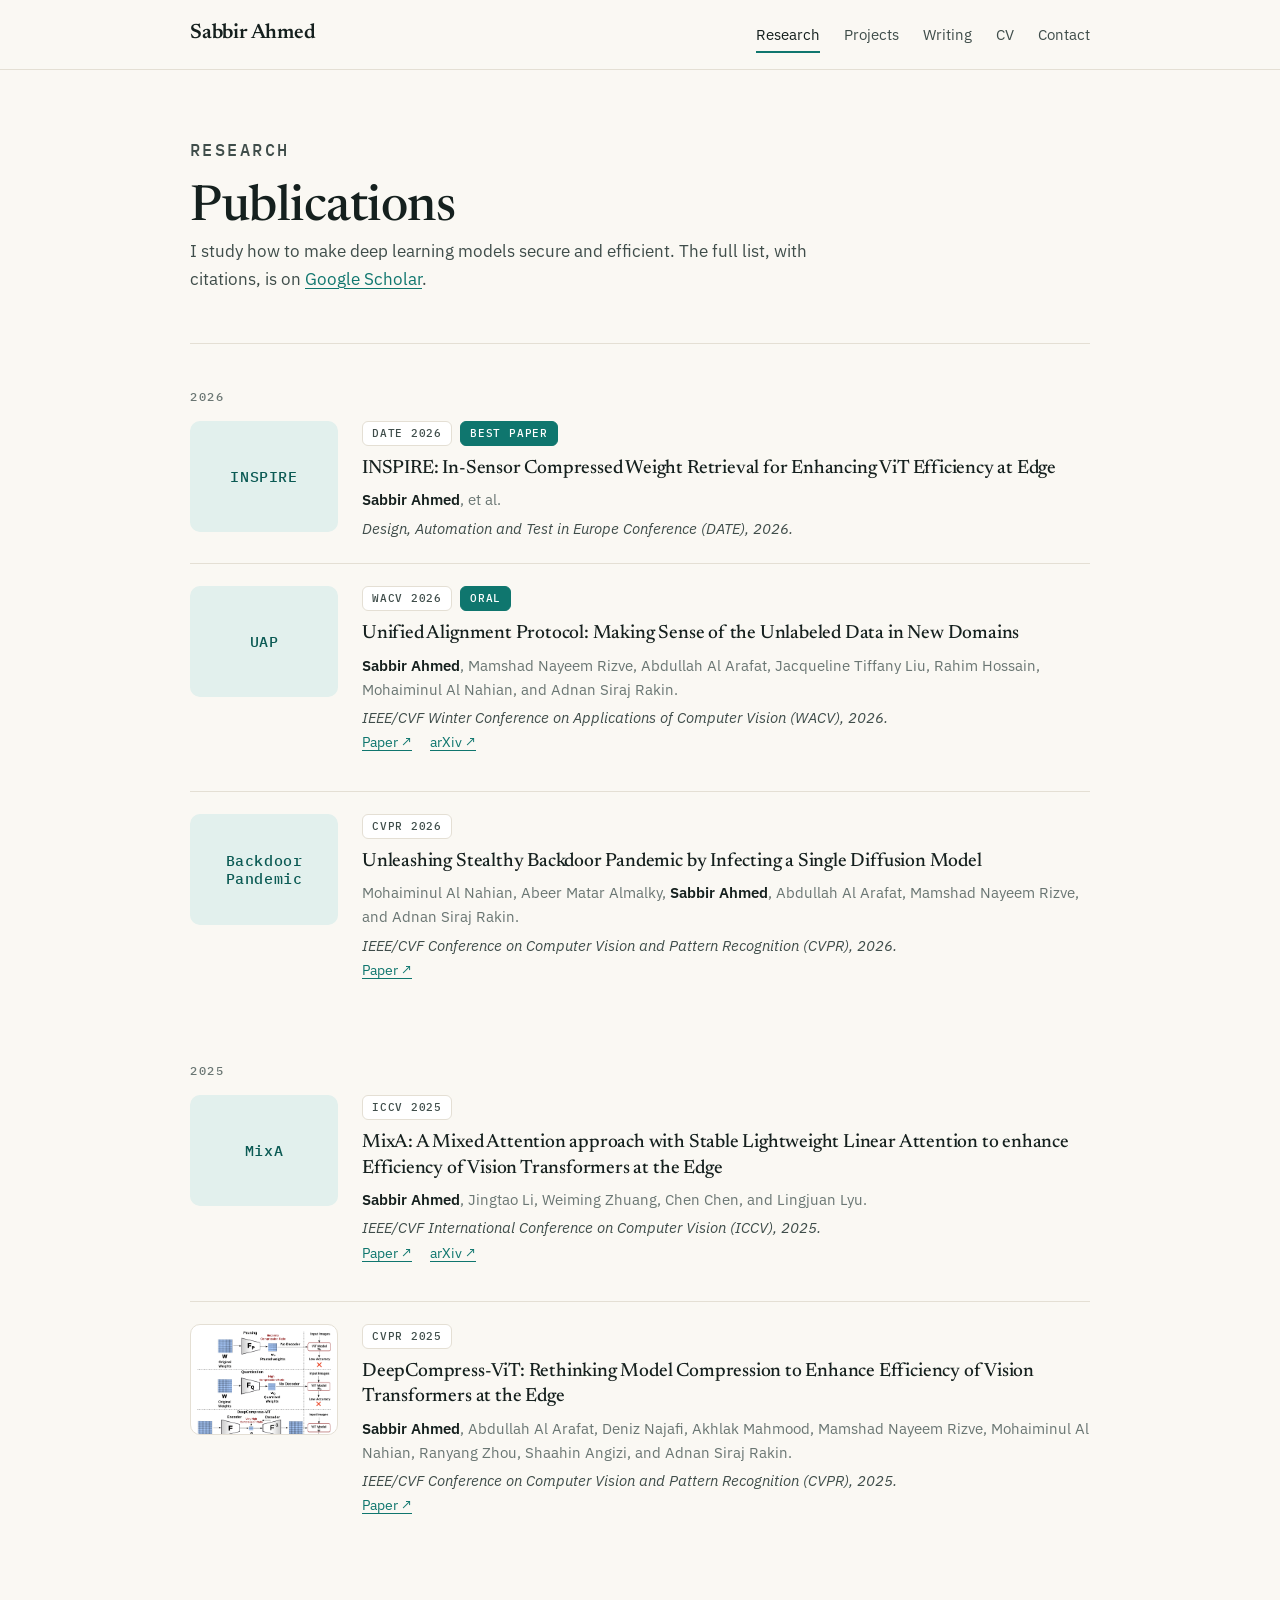
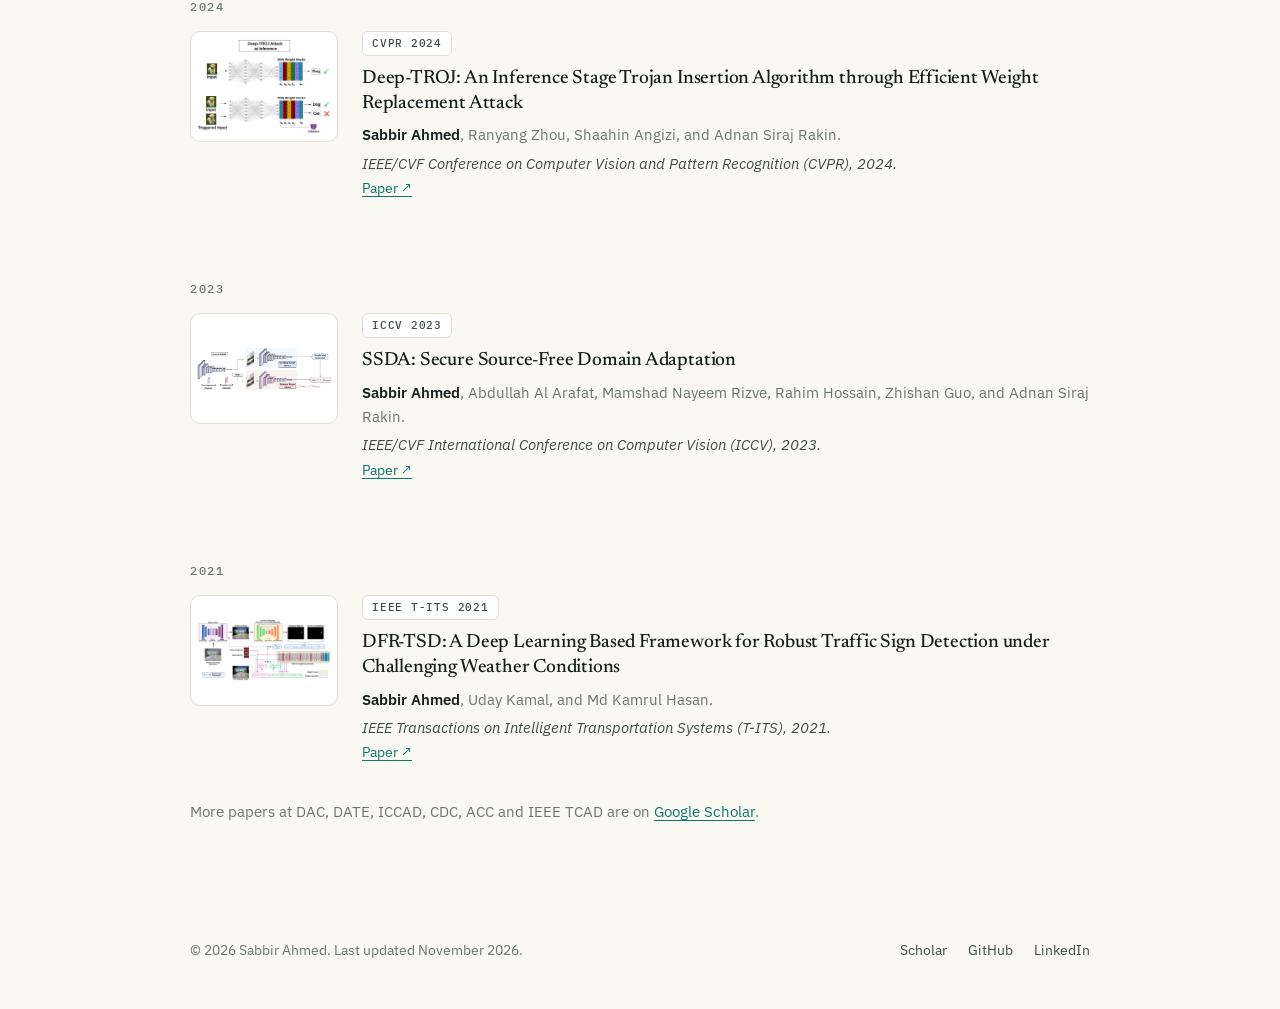
<file: publications/index.html>
<!DOCTYPE html>
<html lang="en" class="sa">
<head>
    <meta charset="utf-8">
    <meta name="viewport" content="width=device-width, initial-scale=1">
    <title>Research and Publications | Sabbir Ahmed</title>
    <meta name="description" content="Publications by Sabbir Ahmed on secure and efficient deep learning: CVPR, ICCV, WACV, DATE and IEEE T-ITS.">
    <link rel="canonical" href="https://sabbiracoustic1006.github.io/publications/">
    <meta property="og:title" content="Research and Publications | Sabbir Ahmed">
    <meta property="og:description" content="Papers on secure and efficient deep learning at CVPR, ICCV, WACV and DATE.">
    <meta property="og:image" content="https://sabbiracoustic1006.github.io/assets/img_misc/share-card.png">
    <meta name="twitter:card" content="summary_large_image">
    <link rel="icon" href="/favicon.svg" type="image/svg+xml">
    <link rel="preconnect" href="https://fonts.googleapis.com">
    <link rel="preconnect" href="https://fonts.gstatic.com" crossorigin>
    <link rel="stylesheet" href="https://fonts.googleapis.com/css2?family=IBM+Plex+Mono:wght@400;500&family=IBM+Plex+Sans:wght@400;500;600&family=Newsreader:opsz,wght@6..72,400;6..72,500;6..72,600&display=swap">
    <link rel="stylesheet" href="/assets/styles/site.css">
</head>

<body>
<a class="sa-skip" href="#main">Skip to content</a>

<header class="sa-header">
    <div class="sa-wrap">
        <a class="sa-brand" href="/">Sabbir Ahmed</a>
        <nav class="sa-nav" aria-label="Main">
            <a href="/publications/" aria-current="page">Research</a>
            <a href="/projects/">Projects</a>
            <a href="/blogs/">Writing</a>
            <a href="/assets/cv/Sabbir_CV.pdf">CV</a>
            <a href="mailto:sahmed9@binghamton.edu">Contact</a>
        </nav>
    </div>
</header>

<main id="main" class="sa-wrap">

    <div class="page-head">
        <p class="eyebrow">Research</p>
        <h1>Publications</h1>
        <p>I study how to make deep learning models secure and efficient. The full list, with citations, is on <a href="https://scholar.google.com/citations?user=TVcMzOAAAAAJ&hl=en" target="_blank" rel="noopener">Google Scholar</a>.</p>
    </div>

    <div class="page-body">

        <h2 class="year">2026</h2>
        <ol class="papers">
            <li class="paper has-thumb">
                <div class="thumb tile" aria-hidden="true">INSPIRE</div>
                <div>
                    <div class="tags"><span class="tag">DATE 2026</span><span class="tag tag-award">Best Paper</span></div>
                    <h3>INSPIRE: In-Sensor Compressed Weight Retrieval for Enhancing ViT Efficiency at Edge</h3>
                    <p class="authors"><b>Sabbir Ahmed</b>, et al.</p>
                    <p class="venue">Design, Automation and Test in Europe Conference (DATE), 2026.</p>
                </div>
            </li>
            <li class="paper has-thumb">
                <div class="thumb tile" aria-hidden="true">UAP</div>
                <div>
                    <div class="tags"><span class="tag">WACV 2026</span><span class="tag tag-award">Oral</span></div>
                    <h3><a href="https://openaccess.thecvf.com/content/WACV2026/html/Ahmed_Unified_Alignment_Protocol_Making_Sense_of_the_Unlabeled_Data_in_WACV_2026_paper.html" target="_blank" rel="noopener">Unified Alignment Protocol: Making Sense of the Unlabeled Data in New Domains</a></h3>
                    <p class="authors"><b>Sabbir Ahmed</b>, Mamshad Nayeem Rizve, Abdullah Al Arafat, Jacqueline Tiffany Liu, Rahim Hossain, Mohaiminul Al Nahian, and Adnan Siraj Rakin.</p>
                    <p class="venue">IEEE/CVF Winter Conference on Applications of Computer Vision (WACV), 2026.</p>
                    <p class="plinks">
                        <a href="https://openaccess.thecvf.com/content/WACV2026/html/Ahmed_Unified_Alignment_Protocol_Making_Sense_of_the_Unlabeled_Data_in_WACV_2026_paper.html" target="_blank" rel="noopener">Paper &nearr;</a>
                        <a href="https://arxiv.org/abs/2505.21010" target="_blank" rel="noopener">arXiv &nearr;</a>
                    </p>
                </div>
            </li>
            <li class="paper has-thumb">
                <div class="thumb tile" aria-hidden="true">Backdoor<br>Pandemic</div>
                <div>
                    <div class="tags"><span class="tag">CVPR 2026</span></div>
                    <h3><a href="https://openaccess.thecvf.com/content/CVPR2026/html/Al_Nahian_Unleashing_Stealthy_Backdoor_Pandemic_by_Infecting_a_Single_Diffusion_Model_CVPR_2026_paper.html" target="_blank" rel="noopener">Unleashing Stealthy Backdoor Pandemic by Infecting a Single Diffusion Model</a></h3>
                    <p class="authors">Mohaiminul Al Nahian, Abeer Matar Almalky, <b>Sabbir Ahmed</b>, Abdullah Al Arafat, Mamshad Nayeem Rizve, and Adnan Siraj Rakin.</p>
                    <p class="venue">IEEE/CVF Conference on Computer Vision and Pattern Recognition (CVPR), 2026.</p>
                    <p class="plinks">
                        <a href="https://openaccess.thecvf.com/content/CVPR2026/html/Al_Nahian_Unleashing_Stealthy_Backdoor_Pandemic_by_Infecting_a_Single_Diffusion_Model_CVPR_2026_paper.html" target="_blank" rel="noopener">Paper &nearr;</a>
                    </p>
                </div>
            </li>
        </ol>

        <h2 class="year">2025</h2>
        <ol class="papers">
            <li class="paper has-thumb">
                <div class="thumb tile" aria-hidden="true">MixA</div>
                <div>
                    <div class="tags"><span class="tag">ICCV 2025</span></div>
                    <h3><a href="https://openaccess.thecvf.com/content/ICCV2025/html/Ahmed_MixA_A_Mixed_Attention_approach_with_Stable_Lightweight_Linear_Attention_ICCV_2025_paper.html" target="_blank" rel="noopener">MixA: A Mixed Attention approach with Stable Lightweight Linear Attention to enhance Efficiency of Vision Transformers at the Edge</a></h3>
                    <p class="authors"><b>Sabbir Ahmed</b>, Jingtao Li, Weiming Zhuang, Chen Chen, and Lingjuan Lyu.</p>
                    <p class="venue">IEEE/CVF International Conference on Computer Vision (ICCV), 2025.</p>
                    <p class="plinks">
                        <a href="https://openaccess.thecvf.com/content/ICCV2025/html/Ahmed_MixA_A_Mixed_Attention_approach_with_Stable_Lightweight_Linear_Attention_ICCV_2025_paper.html" target="_blank" rel="noopener">Paper &nearr;</a>
                        <a href="https://arxiv.org/abs/2507.19131" target="_blank" rel="noopener">arXiv &nearr;</a>
                    </p>
                </div>
            </li>
            <li class="paper has-thumb">
                <div class="thumb"><img src="/assets/img_papers/deep_compress_vit.png" alt="Overview figure of DeepCompress-ViT" loading="lazy"></div>
                <div>
                    <div class="tags"><span class="tag">CVPR 2025</span></div>
                    <h3><a href="https://openaccess.thecvf.com/content/CVPR2025/html/Ahmed_DeepCompress-ViT_Rethinking_Model_Compression_to_Enhance_Efficiency_of_Vision_Transformers_CVPR_2025_paper.html" target="_blank" rel="noopener">DeepCompress-ViT: Rethinking Model Compression to Enhance Efficiency of Vision Transformers at the Edge</a></h3>
                    <p class="authors"><b>Sabbir Ahmed</b>, Abdullah Al Arafat, Deniz Najafi, Akhlak Mahmood, Mamshad Nayeem Rizve, Mohaiminul Al Nahian, Ranyang Zhou, Shaahin Angizi, and Adnan Siraj Rakin.</p>
                    <p class="venue">IEEE/CVF Conference on Computer Vision and Pattern Recognition (CVPR), 2025.</p>
                    <p class="plinks">
                        <a href="https://openaccess.thecvf.com/content/CVPR2025/html/Ahmed_DeepCompress-ViT_Rethinking_Model_Compression_to_Enhance_Efficiency_of_Vision_Transformers_CVPR_2025_paper.html" target="_blank" rel="noopener">Paper &nearr;</a>
                    </p>
                </div>
            </li>
        </ol>

        <h2 class="year">2024</h2>
        <ol class="papers">
            <li class="paper has-thumb">
                <div class="thumb"><img src="/assets/img_papers/deeptroj.png" alt="Overview figure of Deep-TROJ" loading="lazy"></div>
                <div>
                    <div class="tags"><span class="tag">CVPR 2024</span></div>
                    <h3><a href="https://openaccess.thecvf.com/content/CVPR2024/html/Ahmed_Deep-TROJ_An_Inference_Stage_Trojan_Insertion_Algorithm_through_Efficient_Weight_CVPR_2024_paper.html" target="_blank" rel="noopener">Deep-TROJ: An Inference Stage Trojan Insertion Algorithm through Efficient Weight Replacement Attack</a></h3>
                    <p class="authors"><b>Sabbir Ahmed</b>, Ranyang Zhou, Shaahin Angizi, and Adnan Siraj Rakin.</p>
                    <p class="venue">IEEE/CVF Conference on Computer Vision and Pattern Recognition (CVPR), 2024.</p>
                    <p class="plinks">
                        <a href="https://openaccess.thecvf.com/content/CVPR2024/html/Ahmed_Deep-TROJ_An_Inference_Stage_Trojan_Insertion_Algorithm_through_Efficient_Weight_CVPR_2024_paper.html" target="_blank" rel="noopener">Paper &nearr;</a>
                    </p>
                </div>
            </li>
        </ol>

        <h2 class="year">2023</h2>
        <ol class="papers">
            <li class="paper has-thumb">
                <div class="thumb"><img src="/assets/img_papers/ssda.png" alt="Overview figure of SSDA" loading="lazy"></div>
                <div>
                    <div class="tags"><span class="tag">ICCV 2023</span></div>
                    <h3><a href="https://openaccess.thecvf.com/content/ICCV2023/html/Ahmed_SSDA_Secure_Source-Free_Domain_Adaptation_ICCV_2023_paper.html" target="_blank" rel="noopener">SSDA: Secure Source-Free Domain Adaptation</a></h3>
                    <p class="authors"><b>Sabbir Ahmed</b>, Abdullah Al Arafat, Mamshad Nayeem Rizve, Rahim Hossain, Zhishan Guo, and Adnan Siraj Rakin.</p>
                    <p class="venue">IEEE/CVF International Conference on Computer Vision (ICCV), 2023.</p>
                    <p class="plinks">
                        <a href="https://openaccess.thecvf.com/content/ICCV2023/html/Ahmed_SSDA_Secure_Source-Free_Domain_Adaptation_ICCV_2023_paper.html" target="_blank" rel="noopener">Paper &nearr;</a>
                    </p>
                </div>
            </li>
        </ol>

        <h2 class="year">2021</h2>
        <ol class="papers">
            <li class="paper has-thumb">
                <div class="thumb"><img src="/assets/img_papers/dfrtsd2-small.png" alt="Overview figure of DFR-TSD" loading="lazy"></div>
                <div>
                    <div class="tags"><span class="tag">IEEE T-ITS 2021</span></div>
                    <h3><a href="https://ieeexplore.ieee.org/abstract/document/9345465" target="_blank" rel="noopener">DFR-TSD: A Deep Learning Based Framework for Robust Traffic Sign Detection under Challenging Weather Conditions</a></h3>
                    <p class="authors"><b>Sabbir Ahmed</b>, Uday Kamal, and Md Kamrul Hasan.</p>
                    <p class="venue">IEEE Transactions on Intelligent Transportation Systems (T-ITS), 2021.</p>
                    <p class="plinks">
                        <a href="https://ieeexplore.ieee.org/abstract/document/9345465" target="_blank" rel="noopener">Paper &nearr;</a>
                    </p>
                </div>
            </li>
        </ol>

        <p class="note">More papers at DAC, DATE, ICCAD, CDC, ACC and IEEE TCAD are on <a href="https://scholar.google.com/citations?user=TVcMzOAAAAAJ&hl=en" target="_blank" rel="noopener">Google Scholar</a>.</p>
    </div>

</main>

<footer class="sa-footer">
    <div class="sa-wrap">
        <span>&copy; 2026 Sabbir Ahmed. Last updated November 2026.</span>
        <span>
            <a href="https://scholar.google.com/citations?user=TVcMzOAAAAAJ&hl=en" target="_blank" rel="noopener">Scholar</a>
            <a href="https://github.com/sabbiracoustic1006" target="_blank" rel="noopener">GitHub</a>
            <a href="https://www.linkedin.com/in/sabbirahmed1006/" target="_blank" rel="noopener">LinkedIn</a>
        </span>
    </div>
</footer>

</body>
</html>
</file>
<file: assets/styles/site.css>
/* ==========================================================================
   Sabbir Ahmed - site styles
   One file. No build step. Works on GitHub Pages as it is.

   How it is organised
   1. Tokens      colours and fonts. Change the look here.
   2. Shared      header and footer (every page, also the older Bootstrap pages)
   3. Base        only for the new pages (<html class="sa">)
   4. Home        hero, proof strip, sections
   5. Lists       experience rows, papers, project cards, posts
   6. Older pages small fixes so Bootstrap pages match the new look
   ========================================================================== */

/* 1. Tokens ---------------------------------------------------------------- */
:root {
  --sa-bg: #faf8f3;            /* warm paper */
  --sa-surface: #ffffff;
  --sa-ink: #15201e;           /* main text */
  --sa-ink2: #3f4d4a;          /* second text */
  --sa-muted: #6a7673;         /* small labels */
  --sa-line: #e4dfd4;
  --sa-accent: #0f766e;        /* teal */
  --sa-accent-strong: #0b5a54;
  --sa-accent-soft: #e2f0ed;
  --sa-on-accent: #ffffff;

  --sa-serif: "Newsreader", "Iowan Old Style", Georgia, serif;
  --sa-sans: "IBM Plex Sans", -apple-system, BlinkMacSystemFont, "Segoe UI", Roboto, sans-serif;
  --sa-mono: "IBM Plex Mono", ui-monospace, SFMono-Regular, Menlo, monospace;
}

/* Dark colours. Only the new pages switch; older Bootstrap pages stay light. */
@media (prefers-color-scheme: dark) {
  html.sa {
    --sa-bg: #0d1413;
    --sa-surface: #141d1c;
    --sa-ink: #e8eeec;
    --sa-ink2: #bcc8c5;
    --sa-muted: #8b9a97;
    --sa-line: #25312f;
    --sa-accent: #56d3c2;
    --sa-accent-strong: #86e3d6;
    --sa-accent-soft: #12302c;
    --sa-on-accent: #05211d;
  }
}

/* 2. Shared: header and footer ---------------------------------------------- */
.sa-wrap {
  max-width: 980px;
  margin-inline: auto;
  padding-inline: clamp(20px, 5vw, 40px);
}

.sa-skip {
  position: absolute;
  left: -9999px;
  top: 8px;
  background: var(--sa-ink);
  color: var(--sa-bg);
  padding: 8px 12px;
  border-radius: 6px;
  z-index: 10;
}
.sa-skip:focus { left: 12px; }

.sa-header {
  background: var(--sa-bg);
  border-bottom: 1px solid var(--sa-line);
  font-family: var(--sa-sans);
}
.sa-header .sa-wrap {
  display: flex;
  align-items: center;
  justify-content: space-between;
  flex-wrap: wrap;
  gap: 8px 24px;
  padding-block: 16px;
}
.sa-header .sa-brand {
  font-family: var(--sa-serif);
  font-size: 1.3rem;
  font-weight: 600;
  letter-spacing: -0.01em;
  color: var(--sa-ink);
  text-decoration: none;
}
.sa-header .sa-brand:hover { color: var(--sa-accent); }
.sa-nav {
  display: flex;
  flex-wrap: wrap;
  align-items: center;
  gap: 4px 24px;
  font-size: 0.95rem;
}
.sa-header .sa-nav a {
  color: var(--sa-ink2);
  text-decoration: none;
  padding: 6px 0 4px;
  border-bottom: 2px solid transparent;
}
.sa-header .sa-nav a:hover { color: var(--sa-ink); border-bottom-color: var(--sa-line); }
.sa-header .sa-nav a[aria-current="page"] { color: var(--sa-ink); border-bottom-color: var(--sa-accent); }

.sa-footer {
  font: 400 0.86rem/1.6 var(--sa-sans);
  color: var(--sa-muted);
  padding-block: 28px 48px;
}
.sa-footer .sa-wrap {
  display: flex;
  justify-content: space-between;
  flex-wrap: wrap;
  gap: 8px 24px;
}
.sa-footer .sa-wrap a { color: var(--sa-ink2); text-decoration: none; margin-left: 18px; }
.sa-footer .sa-wrap a:first-child { margin-left: 0; }
.sa-footer .sa-wrap a:hover { color: var(--sa-accent); }

/* 3. Base (new pages only) --------------------------------------------------- */
html.sa {
  background: var(--sa-bg);
  color-scheme: light dark;
  -webkit-text-size-adjust: 100%;
}
html.sa *, html.sa *::before, html.sa *::after { box-sizing: border-box; }
html.sa body {
  margin: 0;
  background: var(--sa-bg);
  color: var(--sa-ink);
  font: 400 17px/1.65 var(--sa-sans);
  -webkit-font-smoothing: antialiased;
  text-rendering: optimizeLegibility;
}
html.sa img { max-width: 100%; height: auto; display: block; }
html.sa h1, html.sa h2, html.sa h3 {
  font-family: var(--sa-serif);
  font-weight: 500;
  line-height: 1.15;
  letter-spacing: -0.01em;
  margin: 0;
}
html.sa p { margin: 0 0 1em; }
html.sa a { color: var(--sa-accent); text-decoration-thickness: 1px; text-underline-offset: 3px; }
html.sa a:hover { color: var(--sa-accent-strong); }
html.sa :focus-visible { outline: 2px solid var(--sa-accent); outline-offset: 3px; border-radius: 4px; }
html.sa ::selection { background: var(--sa-accent-soft); }

.eyebrow {
  font: 500 0.76rem/1.4 var(--sa-mono);
  letter-spacing: 0.14em;
  text-transform: uppercase;
  color: var(--sa-accent);
  margin: 0 0 18px;
}
.when {
  font: 400 0.8rem/1.4 var(--sa-mono);
  color: var(--sa-muted);
  white-space: nowrap;
}
.more { margin: 22px 0 0; font-size: 0.95rem; }
.note { margin: 18px 0 0; font-size: 0.92rem; color: var(--sa-muted); }

/* Buttons */
.btn {
  display: inline-flex;
  align-items: center;
  gap: 8px;
  font: 500 0.95rem/1 var(--sa-sans);
  padding: 13px 20px;
  border-radius: 999px;
  border: 1px solid var(--sa-ink);
  color: var(--sa-ink);
  text-decoration: none;
  transition: background-color 0.15s, color 0.15s, border-color 0.15s;
}
html.sa a.btn { color: var(--sa-ink); }
html.sa a.btn:hover { border-color: var(--sa-accent); color: var(--sa-accent); }
html.sa a.btn-primary { background: var(--sa-ink); color: var(--sa-bg); }
html.sa a.btn-primary:hover { background: var(--sa-accent); border-color: var(--sa-accent); color: var(--sa-on-accent); }

/* 4. Home -------------------------------------------------------------------- */
.hero {
  display: grid;
  grid-template-columns: minmax(0, 1fr) 232px;
  gap: clamp(28px, 6vw, 72px);
  align-items: center;
  padding-block: clamp(40px, 7vw, 88px) clamp(32px, 5vw, 56px);
}
.hero h1 {
  font-size: clamp(2.7rem, 6.4vw, 4.2rem);
  letter-spacing: -0.028em;
}
.lede {
  font: 400 clamp(1.25rem, 2.3vw, 1.5rem)/1.4 var(--sa-serif);
  color: var(--sa-ink);
  max-width: 29em;
  margin: 18px 0 14px;
}
.hero .now {
  color: var(--sa-ink2);
  max-width: 35em;
  margin-bottom: 28px;
}
.actions { display: flex; flex-wrap: wrap; align-items: center; gap: 10px 12px; }
.links {
  display: flex;
  flex-wrap: wrap;
  gap: 6px 22px;
  margin: 20px 0 0;
  padding: 0;
  list-style: none;
  font-size: 0.95rem;
}
.links a { text-decoration: none; }
.links a:hover { text-decoration: underline; }

.portrait { position: relative; margin: 0 14px 14px 0; }
.portrait img {
  position: relative;
  z-index: 1;
  width: 100%;
  aspect-ratio: 4 / 5;
  object-fit: cover;
  object-position: 50% 28%;
  border-radius: 16px;
}
.portrait::before {            /* thin teal frame, shifted down and right */
  content: "";
  position: absolute;
  inset: 14px -14px -14px 14px;
  border: 1.5px solid var(--sa-accent);
  border-radius: 16px;
}

/* Proof strip: four facts in one line */
.proof {
  display: grid;
  grid-template-columns: repeat(4, minmax(0, 1fr));
  margin: 0;
  padding: 0;
  list-style: none;
  border-block: 1px solid var(--sa-line);
}
.proof li { padding: 24px 20px 22px; border-left: 1px solid var(--sa-line); }
.proof li:first-child { border-left: 0; padding-left: 0; }
.proof b {
  display: block;
  font: 500 clamp(1.5rem, 2.7vw, 2.05rem)/1.1 var(--sa-serif);
  letter-spacing: -0.015em;
}
.proof span {
  display: block;
  margin-top: 9px;
  font: 400 0.78rem/1.5 var(--sa-mono);
  color: var(--sa-muted);
}

/* A section = small label on the left, content on the right */
.section {
  display: grid;
  grid-template-columns: 190px minmax(0, 1fr);
  gap: clamp(20px, 4vw, 48px);
  padding-block: clamp(36px, 5vw, 56px);
  border-bottom: 1px solid var(--sa-line);
}
.section:last-of-type { border-bottom: 0; }
html.sa .section > h2 {
  font: 500 0.76rem/1.4 var(--sa-mono);
  letter-spacing: 0.14em;
  text-transform: uppercase;
  color: var(--sa-muted);
  padding-top: 5px;
}
.section > h2::before {
  content: "";
  display: block;
  width: 28px;
  height: 2px;
  background: var(--sa-accent);
  margin-bottom: 14px;
}

/* Sub pages */
.page-head { padding-block: clamp(36px, 6vw, 68px) clamp(20px, 3vw, 32px); border-bottom: 1px solid var(--sa-line); }
.page-head h1 { font-size: clamp(2.2rem, 5vw, 3.1rem); letter-spacing: -0.022em; }
.page-head p { color: var(--sa-ink2); font-size: 1.08rem; max-width: 36em; margin: 14px 0 0; }
.page-body { padding-block: clamp(28px, 4vw, 44px) clamp(40px, 6vw, 72px); }
.year {
  font: 500 0.76rem/1.4 var(--sa-mono);
  letter-spacing: 0.14em;
  color: var(--sa-muted);
  margin: 44px 0 16px;
}
html.sa h2.year { font: 500 0.76rem/1.4 var(--sa-mono); letter-spacing: 0.14em; margin: 44px 0 16px; }
html.sa h2.year:first-child { margin-top: 0; }

/* 5. Lists ------------------------------------------------------------------- */
.rows { list-style: none; margin: 0; padding: 0; display: grid; gap: 28px; }
.row-head { display: flex; justify-content: space-between; align-items: baseline; flex-wrap: wrap; gap: 2px 16px; }
html.sa .row h3 { font: 500 1.22rem/1.3 var(--sa-serif); }
.row .org { color: var(--sa-ink2); font-weight: 400; }
.row p { margin: 6px 0 0; color: var(--sa-ink2); max-width: 40em; }

.papers { list-style: none; margin: 0; padding: 0; }
.paper { padding: 22px 0; border-top: 1px solid var(--sa-line); }
.paper:first-child { border-top: 0; padding-top: 0; }
.tags { display: flex; flex-wrap: wrap; gap: 8px; margin-bottom: 10px; }
.tag {
  font: 500 0.7rem/1 var(--sa-mono);
  letter-spacing: 0.07em;
  text-transform: uppercase;
  padding: 6px 9px;
  border-radius: 6px;
  border: 1px solid var(--sa-line);
  background: var(--sa-surface);
  color: var(--sa-ink2);
}
.tag-award { background: var(--sa-accent); border-color: var(--sa-accent); color: var(--sa-on-accent); }
html.sa .paper h3 { font: 500 1.2rem/1.32 var(--sa-serif); }
html.sa .paper h3 a { color: inherit; text-decoration: none; }
html.sa .paper h3 a:hover { color: var(--sa-accent); text-decoration: underline; }
.paper .sum { margin: 7px 0 0; color: var(--sa-ink2); max-width: 40em; }
.paper .authors { margin: 7px 0 0; font-size: 0.92rem; color: var(--sa-muted); }
.paper .authors b { color: var(--sa-ink); font-weight: 600; }
.paper .venue { margin: 4px 0 0; font-size: 0.92rem; color: var(--sa-ink2); font-style: italic; }
.plinks { display: flex; flex-wrap: wrap; gap: 4px 18px; margin: 9px 0 0; font-size: 0.9rem; }

/* Papers with a small figure (Publications page) */
.paper.has-thumb { display: grid; grid-template-columns: 148px minmax(0, 1fr); gap: 24px; align-items: start; }
.thumb {
  display: grid;
  place-items: center;
  aspect-ratio: 4 / 3;
  overflow: hidden;
  padding: 6px;
  border: 1px solid var(--sa-line);
  border-radius: 10px;
  background: #ffffff;        /* figures have a white background */
}
.thumb img { max-height: 100%; width: auto; object-fit: contain; }
.thumb.tile {
  background: var(--sa-accent-soft);
  border-color: transparent;
  color: var(--sa-accent-strong);
  font: 500 0.95rem/1.2 var(--sa-mono);
  letter-spacing: 0.04em;
  text-align: center;
}

.cards { display: grid; grid-template-columns: repeat(2, minmax(0, 1fr)); gap: 18px; }
.card {
  display: flex;
  flex-direction: column;
  gap: 8px;
  padding: 24px;
  background: var(--sa-surface);
  border: 1px solid var(--sa-line);
  border-radius: 14px;
}
.card .metric { font: 500 2rem/1.05 var(--sa-serif); letter-spacing: -0.02em; color: var(--sa-accent); margin: 0; }
.card .metric small { font: 400 0.76rem/1.3 var(--sa-mono); letter-spacing: 0; color: var(--sa-muted); margin-left: 6px; }
html.sa .card h3 { font: 500 1.16rem/1.3 var(--sa-serif); margin-top: 4px; }
html.sa .card h3 a { color: inherit; text-decoration: none; }
html.sa .card h3 a:hover { color: var(--sa-accent); text-decoration: underline; }
.card p { margin: 0; color: var(--sa-ink2); font-size: 0.96rem; }
.card ul { margin: 2px 0 0; padding-left: 1.1em; color: var(--sa-ink2); font-size: 0.96rem; }
.card li { margin-bottom: 4px; }
.card .plinks { margin-top: 6px; }
.chips { display: flex; flex-wrap: wrap; gap: 6px; margin: auto 0 0; padding: 12px 0 0; list-style: none; }
.card .chips { padding-left: 0; }
.chip {
  font: 400 0.72rem/1 var(--sa-mono);
  color: var(--sa-muted);
  border: 1px solid var(--sa-line);
  border-radius: 999px;
  padding: 5px 10px;
  margin: 0;
}
.cards.wide { grid-template-columns: 1fr; }

.contact-line { font: 400 clamp(1.25rem, 2.3vw, 1.5rem)/1.4 var(--sa-serif); margin: 0 0 20px; max-width: 26em; }

/* Soft entrance, once. Off for people who ask for less motion. */
@media (prefers-reduced-motion: no-preference) {
  .rise { animation: sa-rise 0.7s cubic-bezier(0.2, 0.7, 0.2, 1) both; }
  .rise-2 { animation-delay: 0.08s; }
  .rise-3 { animation-delay: 0.16s; }
  @keyframes sa-rise {
    from { opacity: 0; transform: translateY(10px); }
    to { opacity: 1; transform: none; }
  }
}

/* Phones */
@media (max-width: 720px) {
  html.sa body { font-size: 16px; }
  .sa-nav { gap: 2px 18px; font-size: 0.92rem; }
  .hero { grid-template-columns: 1fr; gap: 26px; }
  .portrait { order: -1; width: 116px; margin: 0 8px 8px 0; }
  .portrait img, .portrait::before { border-radius: 14px; }
  .portrait::before { inset: 8px -8px -8px 8px; }
  .proof { grid-template-columns: 1fr 1fr; }
  .proof li { padding: 18px 14px; }
  .proof li:nth-child(odd) { border-left: 0; padding-left: 0; }
  .proof li:nth-child(n + 3) { border-top: 1px solid var(--sa-line); }
  .section { grid-template-columns: 1fr; gap: 20px; }
  .cards { grid-template-columns: 1fr; }
  .paper.has-thumb { grid-template-columns: 84px minmax(0, 1fr); gap: 16px; }
  .thumb.tile { font-size: 0.68rem; }
  .sa-footer .sa-wrap a { margin-left: 0; margin-right: 18px; }
}

/* 6. Older Bootstrap pages (blog posts, Ms. Pac-Man page) --------------------- */
body.sa-legacy { font-family: var(--sa-sans); background: var(--sa-bg); }
body.sa-legacy h1, body.sa-legacy h2, body.sa-legacy h3 { font-family: var(--sa-serif); font-weight: 500; letter-spacing: -0.01em; }
body.sa-legacy .sa-wrap { max-width: 1000px; padding-inline: 12px; }
body.sa-legacy #header, body.sa-legacy #footer { background: var(--sa-bg) !important; border: 0 !important; padding: 0 !important; }
body.sa-legacy #footer { border-top: 1px solid var(--sa-line) !important; }
</file>
